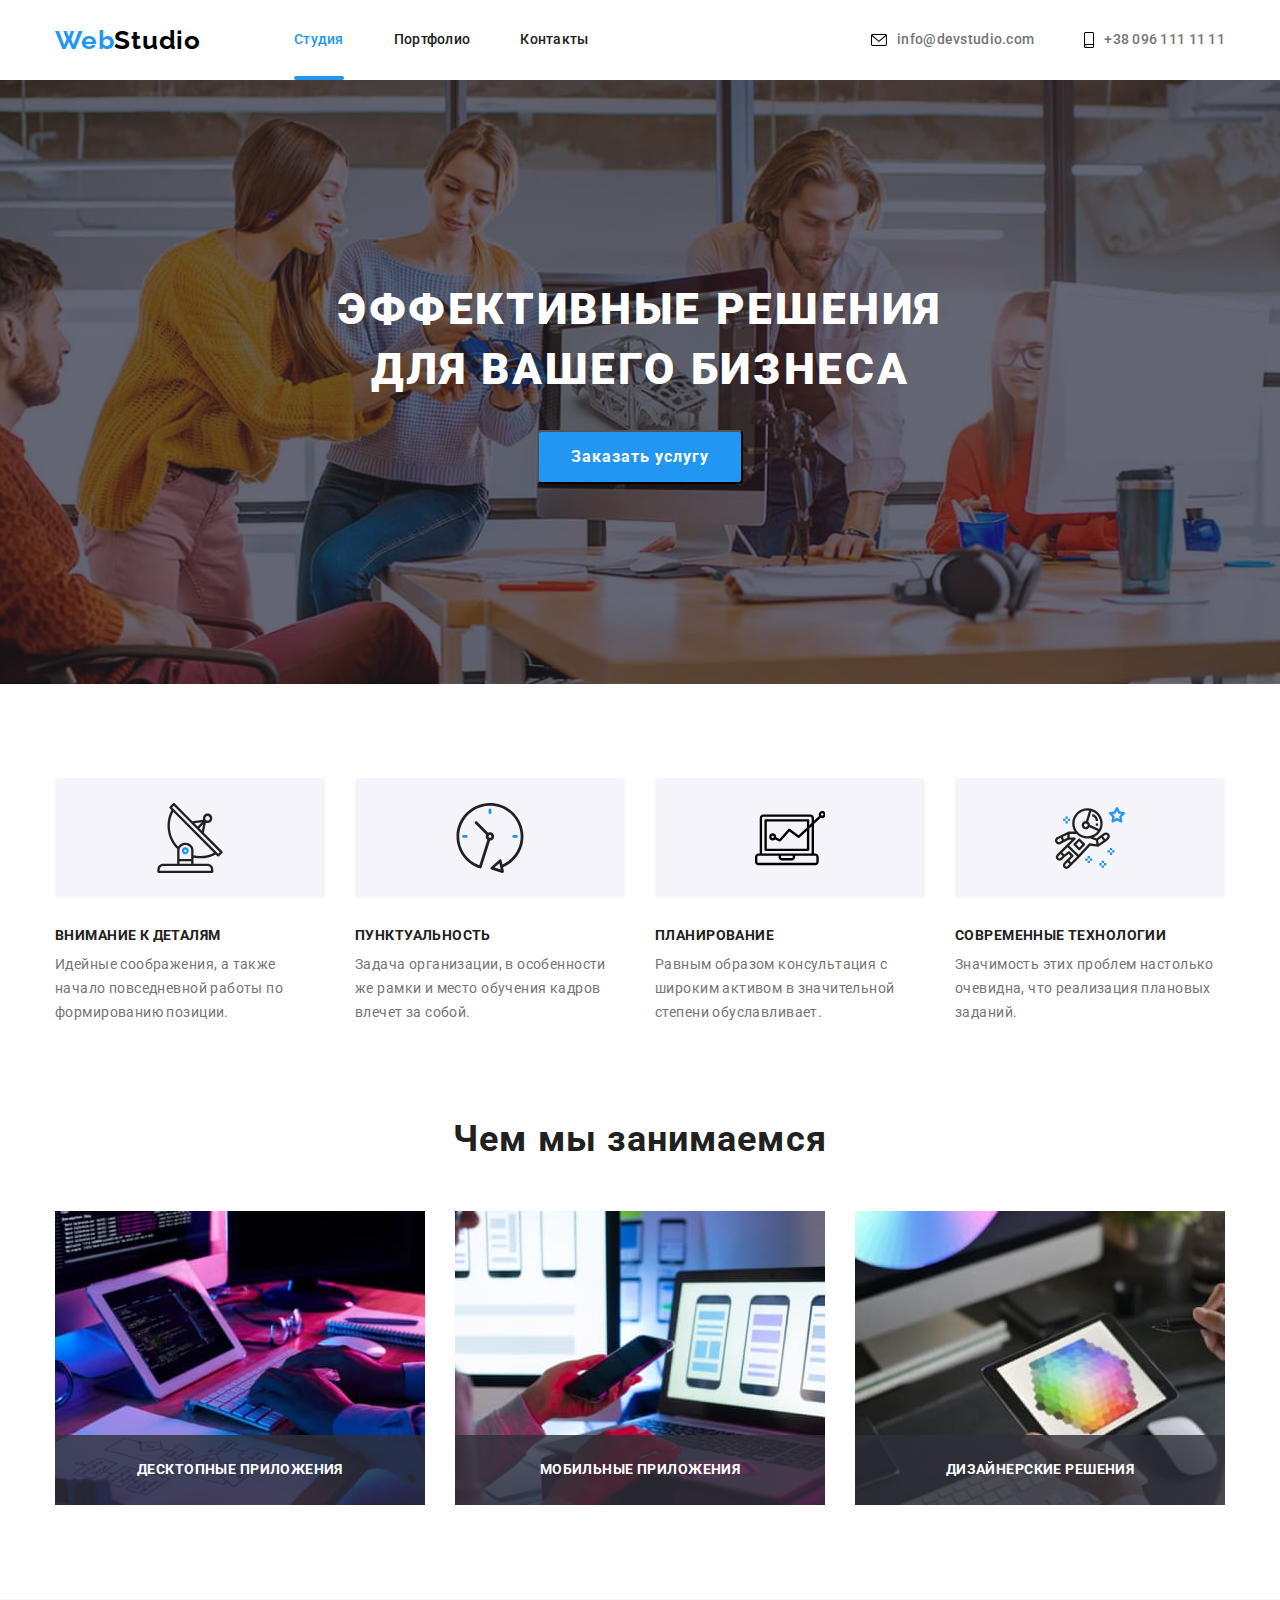
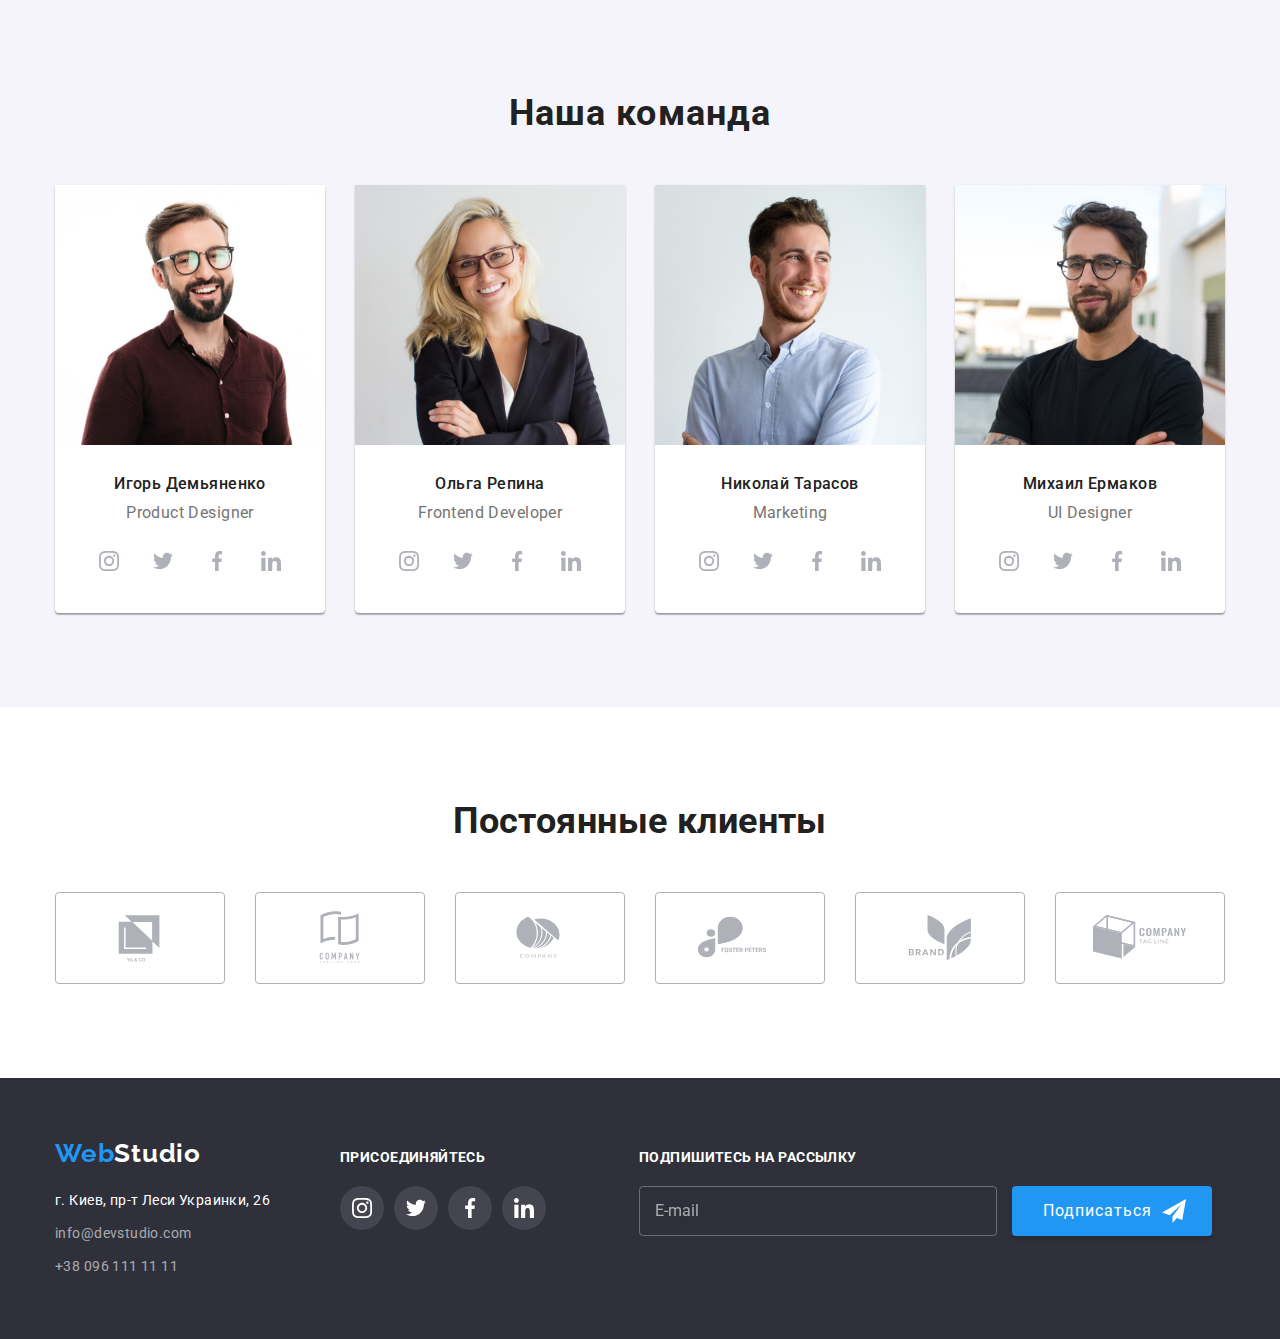
<file: index.html>
<!DOCTYPE html>
<html lang="ru">
    <head>
        <meta charset="UTF-8">
        <meta http-equiv="X-UA-Compatible" content="IE=edge">
        <meta name="viewport" content="width=device-width, initial-scale=1.0">
        <title>WebStudio</title>
        <link href="https://fonts.googleapis.com/css2?family=Raleway:wght@700&family=Roboto:wght@400;500;700;900&display=swap"
            rel="stylesheet">
        <link rel="stylesheet" href="https://cdnjs.cloudflare.com/ajax/libs/modern-normalize/0.2.0/modern-normalize.min.css">
        <link rel="stylesheet" href="./styles.css">
        <link rel="stylesheet" href="./css/main.min.css">
    </head>
    <body>
    <!-- шапка страницы -->
        <header class="header">
            <div class="container">
                <nav class="nav">
                    <a class="logo" lang="en" href="./index.html"> Web<span class="logo--black">Studio</span></a>
                    <ul class="nav__list list">
                        <li class="nav__item">
                            <a class="nav__link nav__link--current" href="./index.html">Студия</a>
                        </li>
                        <li class="nav__item">
                            <a class="nav__link" href="./portfolio.html">Портфолио</a>
                        </li>
                        <li class="nav__item">
                            <a class="nav__link" href="">Контакты</a>
                        </li>
                    </ul>
                </nav>
                <ul class="contacts-list list">
                    <li class="contacts-list__item">
                        <a class="contacts-list__link" href="mailto:info@devstudio.com">
                            <svg class="icon-envelope" width="16px" height="12px">
                                <use href="./images/svg/symbol-defs.svg#icon-envelope"></use>
                            </svg>
                            info@devstudio.com
                        </a>   
                    </li>
                    <li class="contacts-list__item">
                        <a class="contacts-list__link" href="tel:+380961111111">
                            <svg class="icon-phone" width="10px" height="16px">
                                <use href="./images/svg/symbol-defs.svg#icon-smartphone"></use>
                            </svg>
                                +38 096 111 11 11
                        </a>  
                    </li>
                </ul>
            </div>
        </header>

    <!-- тело страницы -->
        <main class="main">
            <!-- секция баннер -->
            <section class="banner section">
                <div class="container">
                    <h1 class="banner__title"><span>Эффективные решения для вашего бизнеса</span></h1>
                    <button class="banner__button" type="button" data-modal-open>Заказать услугу</button>   
                </div>
            </section>
            <!-- секция преимущества -->
            <section class="advantages section">
                <div class="container">
                    <h2 class="visually-hidden">Преимущества</h2>
                        <ul class="advantages__list list">
                            <li class="advantages__item">
                                <div class="advantages__icon">
                                    <svg class="icon-antenna" width="70px" height="70px">
                                        <use href="./images/svg/symbol-defs.svg#icon-antenna"></use>
                                    </svg>
                                </div>
                                <h3 class="advantages__title">Внимание к деталям</h3>
                                <p class="advantages__text">Идейные соображения, а также начало повседневной работы по формированию позиции.</p>
                            </li>
                            <li class="advantages__item">
                                <div class="advantages__icon">
                                    <svg class="icon-clock" width="70px" height="70px">
                                        <use href="./images/svg/symbol-defs.svg#icon-clock"></use>
                                    </svg>
                                </div>
                                <h3 class="advantages__title">Пунктуальность</h3>
                                <p class="advantages__text">Задача организации, в особенности же рамки и место обучения кадров влечет за собой.</p>
                            </li>
                            <li class="advantages__item">
                                <div class="advantages__icon">
                                    <svg class="icon-vector" width="70px" height="70px">
                                        <use href="./images/svg/symbol-defs.svg#icon-vector"></use>
                                    </svg>
                                </div>
                                <h3 class="advantages__title">Планирование</h3>
                                <p class="advantages__text">Равным образом консультация с широким активом в значительной степени обуславливает.</p>
                            </li>
                            <li class="advantages__item">
                                <div class="advantages__icon">
                                    <svg class="icon-astronaut" width="70px" height="70px">
                                        <use href="./images/svg/symbol-defs.svg#icon-astronaut"></use>
                                    </svg>
                                </div>
                                <h3 class="advantages__title">Современные технологии</h3>
                                <p class="advantages__text">Значимость этих проблем настолько очевидна, что реализация плановых заданий.</p>
                            </li>
                        </ul> 
                </div>
            </section>
            <!-- секция чем мы занимаемся -->
            <section class="works section">
                <div class="container">
                    <h2 class="works__title title">Чем мы занимаемся</h2>
                    <ul class="works-list list">
                        <li class="works-list__item">
                            <img src="./images/work1.jpg" alt="Человека набирает html код страницы" width="370">
                            <p class="works-list__description">Десктопные приложения</p>
                        </li>
                        <li class="works-list__item">
                            <img src="./images/work2.jpg" alt="Человек адаптирует вид страницы ноутбука на мобильный телефон" width="370">
                            <p class="works-list__description">Мобильные приложения</p>
                        </li>
                        <li class="works-list__item">
                            <img src="./images/work3.jpg" alt="Человека выбирает градиент цветов на планшете" width="370">
                            <p class="works-list__description">Дизайнерские решения</p>
                        </li>
                    </ul>
                </div>
            </section>
            <!-- секция команда -->
            <section class="team section">
                <div class="container">
                    <h2 class="team__title title">Наша команда</h2>
                    <ul class="team-list list">
                        <li class="team-list__item">
                            <img src="./images/team1.jpg" alt="Игорь Демьяненко" width="270">
                            <div class="team-content">
                                <h3 class="team-list__title title">Игорь Демьяненко</h3>
                                <p class="team-list__text" lang="en">Product Designer</p>
                                <ul class="sociale-list list sociale-list__team">
                                    <li class="sociale-list__item">
                                        <a class="sociale-list__link sociale-list__link--transparent" href="">
                                            <svg class="sociale-list__icon sociale-list__icon--grey">
                                                <use href="./images/svg/symbol-defs.svg#icon-instagram"></use>
                                            </svg>
                                        </a>
                                    </li>
                                    <li class="sociale-list__item">
                                        <a class="sociale-list__link sociale-list__link--transparent" href="">
                                            <svg class="sociale-list__icon sociale-list__icon--grey">
                                                <use href="./images/svg/symbol-defs.svg#icon-twitter"></use>
                                            </svg>
                                        </a>
                                    </li>
                                    <li class="sociale-list__item">
                                        <a class="sociale-list__link sociale-list__link--transparent" href="">
                                            <svg class="sociale-list__icon sociale-list__icon--grey">
                                                <use href="./images/svg/symbol-defs.svg#icon-facebook"></use>
                                            </svg>
                                        </a>
                                    </li>
                                    <li class="sociale-list__item">
                                        <a class="sociale-list__link sociale-list__link--transparent" href="">
                                            <svg class="sociale-list__icon sociale-list__icon--grey">
                                                <use href="./images/svg/symbol-defs.svg#icon-linkedin"></use>
                                            </svg>
                                        </a>
                                    </li>
                                </ul>
                            </div>
                        </li>
                        <li class="team-list__item">
                            <img src="./images/team2.jpg" alt="Ольга Репина" width="270">
                            <div class="team-content">
                                <h3 class="team-list__title title">Ольга Репина</h3>
                                <p class="team-list__text" lang="en">Frontend Developer</p>
                                <ul class="sociale-list list sociale-list__team">
                                    <li class="sociale-list__item">
                                        <a class="sociale-list__link sociale-list__link--transparent" href="">
                                            <svg class="sociale-list__icon sociale-list__icon--grey">
                                                <use href="./images/svg/symbol-defs.svg#icon-instagram"></use>
                                            </svg>
                                        </a>
                                    </li>
                                    <li class="sociale-list__item">
                                        <a class="sociale-list__link sociale-list__link--transparent" href="">
                                            <svg class="sociale-list__icon sociale-list__icon--grey">
                                                <use href="./images/svg/symbol-defs.svg#icon-twitter"></use>
                                            </svg>
                                        </a>
                                    </li>
                                    <li class="sociale-list__item">
                                        <a class="sociale-list__link sociale-list__link--transparent" href="">
                                            <svg class="sociale-list__icon sociale-list__icon--grey">
                                                <use href="./images/svg/symbol-defs.svg#icon-facebook"></use>
                                            </svg>
                                        </a>
                                    </li>
                                    <li class="sociale-list__item">
                                        <a class="sociale-list__link sociale-list__link--transparent" href="">
                                            <svg class="sociale-list__icon sociale-list__icon--grey">
                                                <use href="./images/svg/symbol-defs.svg#icon-linkedin"></use>
                                            </svg>
                                        </a>
                                    </li>
                                </ul>
                            </div>
                        </li>
                        <li class="team-list__item">
                            <img src="./images/team3.jpg" alt="Николай Тарасов" width="270">
                            <div class="team-content">
                                <h3 class="team-list__title title">Николай Тарасов</h3>
                                <p class="team-list__text" lang="en">Marketing</p>
                                <ul class="sociale-list list sociale-list__team">
                                    <li class="sociale-list__item">
                                        <a class="sociale-list__link sociale-list__link--transparent" href="">
                                            <svg class="sociale-list__icon sociale-list__icon--grey">
                                                <use href="./images/svg/symbol-defs.svg#icon-instagram"></use>
                                            </svg>
                                        </a>
                                    </li>
                                    <li class="sociale-list__item">
                                        <a class="sociale-list__link sociale-list__link--transparent" href="">
                                            <svg class="sociale-list__icon sociale-list__icon--grey">
                                                <use href="./images/svg/symbol-defs.svg#icon-twitter"></use>
                                            </svg>
                                        </a>
                                    </li>
                                    <li class="sociale-list__item">
                                        <a class="sociale-list__link sociale-list__link--transparent" href="">
                                            <svg class="sociale-list__icon sociale-list__icon--grey">
                                                <use href="./images/svg/symbol-defs.svg#icon-facebook"></use>
                                            </svg>
                                        </a>
                                    </li>
                                    <li class="sociale-list__item">
                                        <a class="sociale-list__link sociale-list__link--transparent" href="">
                                            <svg class="sociale-list__icon sociale-list__icon--grey">
                                                <use href="./images/svg/symbol-defs.svg#icon-linkedin"></use>
                                            </svg>
                                        </a>
                                    </li>
                                </ul>
                            </div>
                        </li>
                        <li class="team-list__item">
                            <img src="./images/team4.jpg" alt="Михаил Ермаков" width="270">
                            <div class="team-content">
                                <h3 class="team-list__title title">Михаил Ермаков</h3>
                                <p class="team-list__text" lang="en">UI Designer</p>
                                <ul class="sociale-list list sociale-list__team">
                                    <li class="sociale-list__item">
                                        <a class="sociale-list__link sociale-list__link--transparent" href="">
                                            <svg class="sociale-list__icon sociale-list__icon--grey">
                                                <use href="./images/svg/symbol-defs.svg#icon-instagram"></use>
                                            </svg>
                                        </a>
                                    </li>
                                    <li class="sociale-list__item">
                                        <a class="sociale-list__link sociale-list__link--transparent" href="">
                                            <svg class="sociale-list__icon sociale-list__icon--grey">
                                                <use href="./images/svg/symbol-defs.svg#icon-twitter"></use>
                                            </svg>
                                        </a>
                                    </li>
                                    <li class="sociale-list__item">
                                        <a class="sociale-list__link sociale-list__link--transparent" href="">
                                            <svg class="sociale-list__icon sociale-list__icon--grey">
                                                <use href="./images/svg/symbol-defs.svg#icon-facebook"></use>
                                            </svg>
                                        </a>
                                    </li>
                                    <li class="sociale-list__item">
                                        <a class="sociale-list__link sociale-list__link--transparent" href="">
                                            <svg class="sociale-list__icon sociale-list__icon--grey">
                                                <use href="./images/svg/symbol-defs.svg#icon-linkedin"></use>
                                            </svg>
                                        </a>
                                    </li>
                                </ul>
                            </div>
                        </li>
                    </ul>
                </div>
            </section>
            <!-- секция постоянные клиенты -->
            <section class="clients section">
                <div class="container">
                    <h2 class="clients__title title">Постоянные клиенты</h2>
                    <ul class="clients-list list">
                        <li class="clients-list__item">
                            <a class="clients-list__link" href="">
                                <svg class="icon-logo">
                                    <use href="./images/svg/symbol-defs.svg#icon-logo1"></use>
                                </svg>
                            </a>
                        </li>
                        <li class="clients-list__item">
                            <a class="clients-list__link" href="">
                               <svg class="icon-logo">
                                   <use href="./images/svg/symbol-defs.svg#icon-logo2"></use>
                               </svg>
                            </a>
                        </li>
                        <li class="clients-list__item">
                            <a class="clients-list__link" href="">
                               <svg class="icon-logo">
                                   <use href="./images/svg/symbol-defs.svg#icon-logo3"></use>
                               </svg>
                            </a>
                        </li>
                        <li class="clients-list__item"> 
                            <a class="clients-list__link" href="">
                                <svg class="icon-logo">
                                    <use href="./images/svg/symbol-defs.svg#icon-logo4"></use>
                                </svg>
                            </a>
                        </li>
                        <li class="clients-list__item">
                            <a class="clients-list__link" href="">
                                <svg class="icon-logo">
                                    <use href="./images/svg/symbol-defs.svg#icon-logo5"></use>
                                </svg>
                            </a> 
                        </li>
                        <li class="clients-list__item"> 
                            <a class="clients-list__link" href="">
                                <svg class="icon-logo">
                                    <use href="./images/svg/symbol-defs.svg#icon-logo6"></use>
                                </svg>
                            </a>
                        </li>
                    </ul>
                </div>
            </section>
        </main>
    <!-- футер -->
        <footer class="footer">
            <div class="container">
                <div>
                    <a class="footer__logo logo" lang="en" href="./index.html">Web<span class="logo--white">Studio</span></a>
                    <address>
                        <ul class="footer-contacts list">
                            <li class="footer-contacts__item">
                                <a class="footer-contacts__adress" href="https://goo.gl/maps/Vb78Npx7TWDgtV2aA" target="_blank" rel="noreferrer noopener">г. Киев, пр-т Леси Украинки, 26</a>
                            </li>
                            <li class="footer-contacts__item">
                                <a class="footer-contacts__mail" href="mailto:info@devstudio.com">info@devstudio.com</a>
                            </li>
                            <li class="footer-contacts__item">
                                <a class="footer-contacts__tel" href="tel:+380961111111">+38 096 111 11 11</a>
                            </li>
                        </ul>
                    </address>
                </div>
                <div class="footer-sociale">
                    <h2 class="footer-sociale__title title">Присоединяйтесь</h2>
                    <ul class="sociale-list list">
                        <li class="sociale-list__item">
                            <a class="sociale-list__link sociale-list__link--dark" href="">
                                <svg class="sociale-list__icon sociale-list__icon-white">
                                    <use href="./images/svg/symbol-defs.svg#icon-instagram"></use>
                                </svg>
                            </a>
                        </li>
                        <li class="sociale-list__item">
                            <a class="sociale-list__link sociale-list__link--dark" href="">
                                <svg class="sociale-list__icon sociale-list__icon-white">
                                    <use href="./images/svg/symbol-defs.svg#icon-twitter"></use>
                                </svg>
                            </a>
                        </li>
                        <li class="sociale-list__item">
                            <a class="sociale-list__link sociale-list__link--dark" href="">
                                <svg class="sociale-list__icon sociale-list__icon-white">
                                    <use href="./images/svg/symbol-defs.svg#icon-facebook"></use>
                                </svg>
                            </a>
                        </li>
                        <li class="sociale-list__item">
                            <a class="sociale-list__link sociale-list__link--dark" href="">
                                <svg class="sociale-list__icon sociale-list__icon-white">
                                    <use href="./images/svg/symbol-defs.svg#icon-linkedin"></use>
                                </svg>
                            </a>
                        </li>
                    </ul>
                </div>
                <div class="subscription">
                    <h2 class="subscription__title title">Подпишитесь на рассылку</h2>
                    <form name="subscription__form">
                        <label for="email">
                            <input class="footer__input" type="email" name="email" id="email" placeholder="E-mail"/>
                        </label>                                        
                        <button class="footer__button" type="submit">Подписаться
                            <svg class="icon-submit" width="24px" height="24px">
                                <use href="./images/svg/symbol-defs.svg#icon-send"></use>
                            </svg>
                        </button>
                    </form>
                </div>
            </div>
        </footer>
        <div class="backdrop is-hidden" data-modal>
            <div class="modal">
                <button class="modal__button--close" data-modal-close>
                    <svg class="icon-close" width="18px" height="18px">
                        <use href="./images/svg/symbol-defs.svg#icon-close"></use>
                    </svg>
                </button>
                <form class="modal-form" action="#">
                    <div class="modal-form__wrapper">
                        <p class="modal-form__head">Оставьте свои данные, мы вам перезвоним</p>
                        <label class="modal-form__type" for="user-name"> Имя
                            <span class="modal-form__box">
                                <input class="modal-form__input" type="text" name="user-name" id="user-name" minlength="2" pattern="[a-zA-Zа-яёА-ЯЁ]+" title="Имя должно содержать символы латиницы или кирилицы" required>
                                <svg class="modal-form__icon" width="18px" height="18px">
                                    <use href="./images/svg/symbol-defs.svg#icon-user"></use>
                                </svg>
                            </span>
                        </label>
                        <label class="modal-form__type" for="phone-number"> Телефон
                            <span class="modal-form__box">
                                <input class="modal-form__input" type="tel" name="phone-number" id="phone-number" pattern="[0-9]{3}-[0-9]{3}-[0-9]{2}-[0-9]{2}" title="000-000-00-00" required>
                                <svg class="modal-form__icon" width="18px" height="18px">
                                    <use href="./images/svg/symbol-defs.svg#icon-phone"></use>
                                </svg>
                            </span>
                        </label>
                        <label class="modal-form__type" for="mail"> Почта
                            <span class="modal-form__box">
                                <input class="modal-form__input" type="email" name="email" id="mail" required>
                                <svg class="modal-form__icon" width="18px" height="18px">
                                    <use href="./images/svg/symbol-defs.svg#icon-email"></use>
                                </svg>
                            </span>
                        </label>
                        <label class="modal-form__type" for="feedback"> Комментарий
                            <span class="modal-form__box">
                                <textarea class="modal-form__feedback" name="text" id="feedback" placeholder="Введите текст"></textarea>
                            </span>
                        </label>
                        <label class="checkbox-label" for="modal-checkbox">
                            <input class="modal-form__checkbox visually-hidden" type="checkbox" id="modal-checkbox"/>
                            <span class="checkbox-box"></span>
                            <span class="modal-form__text">
                                <span class="modal-form__link">Соглашаюсь с рассылкой и принимаю
                                    <a class="modal-form__contract-link" href="#">Условия договора</a>
                                </span>
                            </span>
                        </label>
                        <button class="modal__button--submit" type="submit">Отправить</button>
                    </div>
                </form>
            </div>
        </div>
        <script src="./js/modal.js"></script>
    </body>
</html>
</file>
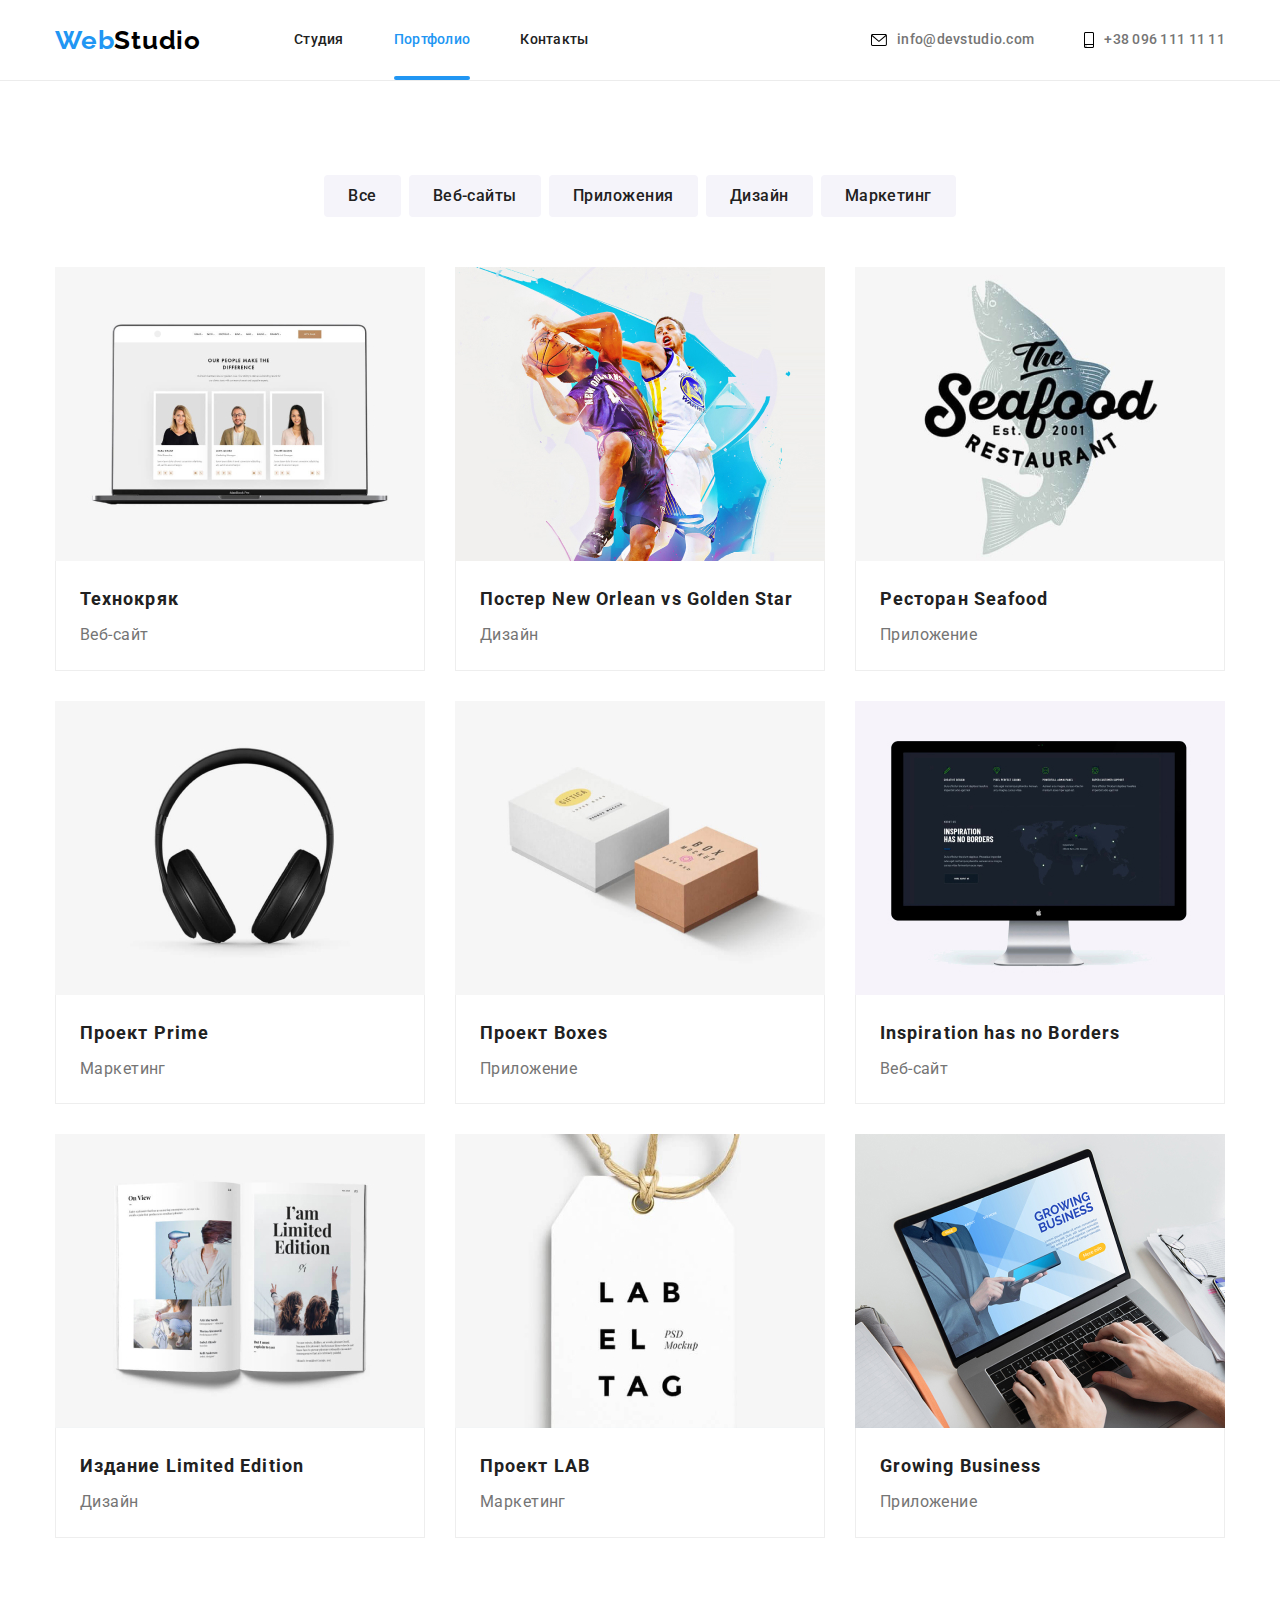
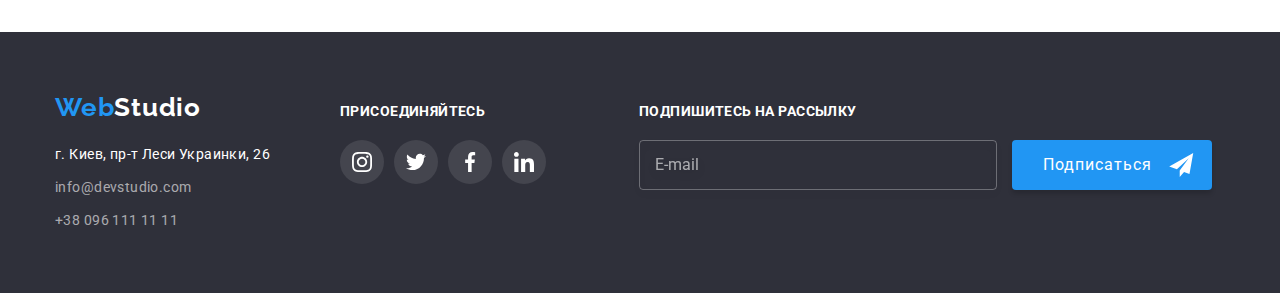
<file: portfolio.html>
<!DOCTYPE html>
    <html lang="ru">
        <head>
            <meta charset="UTF-8">
            <meta http-equiv="X-UA-Compatible" content="IE=edge">
            <meta name="viewport" content="width=device-width, initial-scale=1.0">
            <title>WebStudio</title>
            <link href="https://fonts.googleapis.com/css2?family=Raleway:wght@700&family=Roboto:wght@400;500;700;900&display=swap"
                rel="stylesheet">
            <link rel="stylesheet" href="https://cdnjs.cloudflare.com/ajax/libs/modern-normalize/0.2.0/modern-normalize.min.css">
            <link rel="stylesheet" href="./styles.css">
            <link rel="stylesheet" href="./css/main.min.css">
        </head>
        <body>
            <!-- шапка страницы -->
            <header class="header portfolio">
                <div class="container">
                    <nav class="nav">
                        <a class="logo" lang="en" href="./index.html"> Web<span class="logo--black">Studio</span></a>
                        <ul class="nav__list list">
                            <li class="nav__item">
                                <a class="nav__link" href="./index.html">Студия</a>
                            </li>
                            <li class="nav__item">
                                <a class="nav__link nav__link--current" href="./portfolio.html">Портфолио</a>
                            </li>
                            <li class="nav__item">
                                <a class="nav__link" href="">Контакты</a>
                            </li>
                        </ul>
                    </nav>
                    <ul class="contacts-list list">
                        <li class="contacts-list__item mail">
                            <a class="contacts-list__link" href="mailto:info@devstudio.com">
                                <svg class="icon-envelope" width="16px" height="12px">
                                    <use href="./images/svg/symbol-defs.svg#icon-envelope"></use>
                                </svg>
                                info@devstudio.com
                            </a>
                        </li>
                        <li class="contacts-list__item header-phone tel">
                            <a class="contacts-list__link" href="tel:+380961111111">
                                <svg class="icon-phone" width="10px" height="16px">
                                    <use href="./images/svg/symbol-defs.svg#icon-smartphone"></use>
                                </svg>
                                +38 096 111 11 11
                            </a>
                        </li>
                    </ul>
                </div>
            </header>
            <!-- тело страницы -->
            <main>
                <!-- секция чем мы занимаемся -->
                <section class="section-portfolio section">
                    <div class="container">
                        <h1 class="visually-hidden">Чем мы занимаемся</h1>
                        <ul class="filter-list list">
                            <li class="filter-list__item">
                                <button class="filter-list__button" type="button">Все</button>
                            </li>
                            <li class="filter-list__item">
                                <button class="filter-list__button" type="button">Веб-сайты</button>
                            </li>
                            <li class="filter-list__item">
                                <button class="filter-list__button" type="button">Приложения</button>
                            </li>
                            <li class="filter-list__item">
                                <button class="filter-list__button" type="button">Дизайн</button>
                            </li>
                            <li class="filter-list__item">
                                <button class="filter-list__button" type="button">Маркетинг</button>
                        </ul>
                        <ul class="type-list list">
                            <li class="type-list__item">
                                <a class="type-list__link" href="">
                                    <div class="type-list__card">
                                        <img class="portfolio-img" src="./images/portfolio/img1.jpg" alt="Ноутбук">
                                        <p class="type-list__description">Технокряк это современная площадка распространения коронавируса. Компании используют эту платформу для цифрового шпионажа и атак на защищённые сервера конкурентов.</p>
                                    </div>
                                    <div class="type-list__cover">
                                        <h2 class="type-list__title">Технокряк</h2>
                                        <p class=type-list__text>Веб-сайт</p>
                                    </div>
                                </a>
                            </li>
                            <li class="type-list__item">
                                <a class="type-list__link" href="">
                                    <div class="type-list__card">
                                        <img class="portfolio-img" src="./images/portfolio/img2.jpg" alt="Два человека с баскетбольным мячом">
                                        <p class="type-list__description">Lorem ipsum dolor sit amet consectetur adipisicing elit. Labore, blanditiis!</p>
                                    </div>
                                    <div class="type-list__cover">
                                        <h2 class="type-list__title">Постер <span lang="en">New Orlean vs Golden Star</span></h2>
                                        <p class=type-list__text>Дизайн</p>
                                    </div>
                                </a>
                            </li>
                            <li class="type-list__item">
                                <a class="type-list__link" href="">
                                    <div class="type-list__card">
                                        <img class="portfolio-img" src="./images/portfolio/img3.jpg" alt="Реклама рыбного ресторана">
                                        <p class="type-list__description">Lorem ipsum dolor sit amet consectetur adipisicing elit. Totam, alias?</p>
                                    </div>
                                    <div class="type-list__cover">
                                        <h2 class="type-list__title">Ресторан <span lang="en">Seafood</span></h2>
                                        <p class=type-list__text>Приложение</p>
                                    </div>
                                </a>
                            </li>
                            <li class="type-list__item">
                                <a class="type-list__link" href="">
                                    <div class="type-list__card">
                                        <img class="portfolio-img" src="./images/portfolio/img4.jpg" alt="Музыкальные наушники">
                                        <p class="type-list__description">Lorem ipsum dolor sit amet consectetur adipisicing elit. Eligendi, necessitatibus?</p>
                                    </div>
                                    <div class="type-list__cover">
                                        <h2 class="type-list__title">Проект <span lang="en">Prime</span></h2>
                                        <p class=type-list__text>Маркетинг</p>
                                    </div>
                                </a>
                            </li>
                            <li class="type-list__item">
                                <a class="type-list__link" href="">
                                    <div class="type-list__card">
                                        <img class="portfolio-img" src="./images/portfolio/img5.jpg" alt="Два картонные коробки">
                                        <p class="type-list__description">Lorem ipsum dolor sit amet consectetur adipisicing elit. Iure, repellendus? </p>
                                    </div>
                                    <div class="type-list__cover">
                                        <h2 class="type-list__title">Проект <span lang="en">Boxes</span></h2>
                                        <p class=type-list__text>Приложение</p>
                                    </div>
                                </a>
                            </li>
                            <li class="type-list__item">
                                <a class="type-list__link" href="">
                                    <div class="type-list__card">
                                        <img class="portfolio-img" src="./images/portfolio/img6.jpg" alt="Моноблок">
                                        <p class="type-list__description">Lorem ipsum, dolor sit amet consectetur adipisicing elit. Deleniti, pariatur?</p>
                                    </div>
                                    <div class="type-list__cover">
                                        <h2 class="type-list__title" lang="en">Inspiration has no Borders</h2>
                                        <p class=type-list__text>Веб-сайт</p>
                                    </div>
                                </a>
                            </li>
                            <li class="type-list__item">
                                <a class="type-list__link" href="">
                                    <div class="type-list__card">
                                        <img class="portfolio-img" src="./images/portfolio/img7.jpg" alt="Развернутая книга">
                                        <p class="type-list__description">Lorem ipsum dolor sit amet consectetur adipisicing elit. Odio, molestiae.</p>
                                    </div>
                                    <div class="type-list__cover">
                                        <h2 class="type-list__title">Издание <span lang="en">Limited Edition</span></h2>
                                        <p class=type-list__text>Дизайн</p>
                                    </div>
                                </a>
                            </li>
                            <li class="type-list__item">
                                <a class="type-list__link" href="">
                                    <div class="type-list__card">
                                        <img class="portfolio-img" src="./images/portfolio/img8.jpg" alt="Бирка от одежды">
                                        <p class="type-list__description">Lorem ipsum dolor sit amet consectetur adipisicing elit. Rem, neque?</p>
                                    </div>
                                    <div class="type-list__cover">
                                        <h2 class="type-list__title">Проект <span lang="en">LAB</span></h2>
                                        <p class=type-list__text>Маркетинг</p>
                                    </div>
                                </a>
                            </li>
                            <li class="type-list__item">
                                <a class="type-list__link" href="">
                                    <div class="type-list__card">
                                        <img class="portfolio-img" src="./images/portfolio/img9.jpg" alt="Человек печатает на ноутбуке">
                                        <p class="type-list__description">lorem10</p>
                                    </div>
                                    <div class="type-list__cover">
                                        <h2 class="type-list__title" lang="en">Growing Business</h2>
                                        <p class=type-list__text>Приложение</p>
                                    </div>
                                </a>
                            </li>
                        </ul>
                    </div>
                </section>
            </main>
            <!-- футер -->
            <footer class="footer">
                <div class="container">
                    <div>
                        <a class="footer__logo logo" lang="en" href="./index.html">Web<span class="logo--white">Studio</span></a>
                        <address>
                            <ul class="footer-contacts list">
                                <li class="footer-contacts__item">
                                    <a class="footer-contacts__adress" href="https://goo.gl/maps/Vb78Npx7TWDgtV2aA" target="_blank"
                                        rel="noreferrer noopener">г. Киев, пр-т Леси Украинки, 26</a>
                                </li>
                                <li class="footer-contacts__item">
                                    <a class="footer-contacts__mail" href="mailto:info@devstudio.com">info@devstudio.com</a>
                                </li>
                                <li class="footer-contacts__item">
                                    <a class="footer-contacts__tel" href="tel:+380961111111">+38 096 111 11 11</a>
                                </li>
                            </ul>
                        </address>
                    </div>
                    <div class="footer-sociale">
                        <h2 class="footer-sociale__title title">Присоединяйтесь</h2>
                        <ul class="sociale-list list">
                            <li class="sociale-list__item">
                                <a class="sociale-list__link sociale-list__link--dark" href="">
                                    <svg class="sociale-list__icon sociale-list__icon-white">
                                        <use href="./images/svg/symbol-defs.svg#icon-instagram"></use>
                                    </svg>
                                </a>
                            </li>
                            <li class="sociale-list__item">
                                <a class="sociale-list__link sociale-list__link--dark" href="">
                                    <svg class="sociale-list__icon sociale-list__icon-white">
                                        <use href="./images/svg/symbol-defs.svg#icon-twitter"></use>
                                    </svg>
                                </a>
                            </li>
                            <li class="sociale-list__item">
                                <a class="sociale-list__link sociale-list__link--dark" href="">
                                    <svg class="sociale-list__icon sociale-list__icon-white">
                                        <use href="./images/svg/symbol-defs.svg#icon-facebook"></use>
                                    </svg>
                                </a>
                            </li>
                            <li class="sociale-list__item">
                                <a class="sociale-list__link sociale-list__link--dark" href="">
                                    <svg class="sociale-list__icon sociale-list__icon-white">
                                        <use href="./images/svg/symbol-defs.svg#icon-linkedin"></use>
                                    </svg>
                                </a>
                            </li>
                        </ul>
                    </div>
                    <div class="subscription">
                        <h2 class="subscription__title title">Подпишитесь на рассылку</h2>
                        <form name="subscription__form">
                            <label for="email">
                                <input class="footer__input" type="email" name="email" placeholder="E-mail" />
                            </label>
                            <button class="footer__button" type="submit">Подписаться
                                <svg class="icon-submit width=" 24px" height="24px">
                                    <use href="./images/svg/symbol-defs.svg#icon-send"></use>
                                </svg>
                            </button>
                        </form>
                    </div>
                </div>
            </footer>
        </body>
    </html>
</file>
<file: styles.css>
/* Переменные */

/* шапка страницы *****************************************/

/* Список социальных сетей********************* */

/* лого ***************************************************/

/* навигация  и контакты INDEX  и PORTFOLIO**************************************/

/* тело страницы ***************************************/
/* банер **************************/

/* Модальное окно*************************** */

/* секция преимущества **********************************/

/* чем мы занимаемся************************************ */

/* секция команда**************************************** */

/* секция постоянные клиенты***********************************/

/* подвал страниц INDEX  и PORTFOLIO *******************************************/

/* POTFOLIO********************************************************************* */
</file>
<file: css/main.min.css>
:root{--title-text-color: #212121;--primary-text-color: #757575;--accent-color: #2196f3}.visually-hidden{position:absolute !important;clip:rect(1px 1px 1px 1px);clip:rect(1px, 1px, 1px, 1px);padding:0 !important;border:0 !important;height:1px !important;width:1px !important;overflow:hidden}html{box-sizing:border-box}*,*::before,*::after{box-sizing:border-box}body{font-family:Roboto, sans-serif;font-size:14px;line-height:1.71;letter-spacing:0.03em;color:var(--primary-text-color)}h1,h2,h3,h4,h5,h6,p,ul,ol{margin:0;padding:0}img{display:block}.title{color:var(--title-text-color);font-weight:bold;font-size:36px;line-height:1.16}.list{list-style:none;margin:0;padding:0}.section{padding-top:94px;padding-bottom:94px}.container{width:1200px;padding-right:15px;padding-left:15px;margin:0px auto}.banner__button{font-family:inherit;font-weight:bold;font-size:16px;line-height:1.87;letter-spacing:0.06em;color:#ffffff;background:var(--accent-color);padding:10px 32px;border-radius:4px;display:block;margin-right:auto;margin-left:auto}.sociale-list{display:flex}.sociale-list__item:not(:first-child){margin-left:10px}.sociale-list__icon{width:20px;height:20px;fill:#ffffff}.sociale-list__icon--grey{fill:#afb1b8;transition-property:fill}.sociale-list__link{display:flex;justify-content:center;align-items:center;width:44px;height:44px;border-radius:50%;background:rgba(255,255,255,0.1)}.sociale-list__link--transparent{transition-property:background-color;transition-duration:250ms;transition-timing-function:cubic-bezier(0.4, 0, 0.2, 1)}.sociale-list__link--transparent:hover,.sociale-list__link--transparent:focus{background-color:var(--accent-color)}.sociale-list__link--transparent:hover .sociale-list__icon--grey,.sociale-list__link--transparent:focus .sociale-list__icon--grey{fill:#ffffff}.sociale-list__link--dark{transition-property:background;transition-duration:250ms;transition-timing-function:cubic-bezier(0.4, 0, 0.2, 1)}.sociale-list__link--dark:hover,.sociale-list__link--dark:focus{background:var(--accent-color)}.logo,.logo--white,.logo--black{font-family:Raleway, sans-serif;font-weight:bold;font-size:26px;line-height:1.19;letter-spacing:0.03em;text-decoration:none;margin-left:0px}.logo{color:var(--accent-color)}.logo--white{color:#ffffff}.logo--black{color:#000000}.backdrop{position:fixed;left:0px;top:0px;width:100%;height:100%;background:rgba(0,0,0,0.2);transition-property:opacity, visibility;transition-duration:250ms;transition-timing-function:cubic-bezier(0.4, 0, 0.2, 1)}.backdrop.is-hidden{opacity:0;pointer-events:none;visibility:hidden}.modal{position:absolute;top:50%;left:50%;transform:translate(-50%, -50%);min-width:528px;min-height:581px;background-color:#ffffff;box-shadow:0px 1px 3px rgba(0,0,0,0.12),0px 1px 1px rgba(0,0,0,0.14),0px 2px 1px rgba(0,0,0,0.2);border-radius:4px;padding:40px}.modal__button--close{position:absolute;top:8px;right:8px;display:flex;justify-content:center;align-items:center;width:30px;height:30px;border-radius:50%;border:1px solid rgba(0,0,0,0.1);background-color:transparent;cursor:pointer;transition-property:fill;transition-duration:250ms;transition-timing-function:cubic-bezier(0.4, 0, 0.2, 1)}.modal__button--close:hover,.modal__button--close:focus{fill:var(--accent-color)}.modal-form__wrapper{display:block}.modal-form__head{font-size:20px;font-weight:bold;line-height:1.15;color:#212121;margin-bottom:12px}.modal-form__type{display:block;font-size:12px;line-height:1.16;letter-spacing:0.01em;color:#757575}.modal-form__box{position:relative;display:block;margin-bottom:10px}.modal-form__input{position:relative;display:block;height:40px;width:100%;border:1px solid rgba(33,33,33,0.2);border-radius:4px;padding-left:42px;margin-top:4px;outline:none}.modal-form__input:focus{border-color:var(--accent-color)}.modal-form__link{margin-left:7px}.modal-form__icon{position:absolute;top:50%;left:12px;transform:translateY(-50%);transition-property:fill;transition-duration:250ms;transition-timing-function:cubic-bezier(0.4, 0, 0.2, 1)}.modal-form__contract-link{font-size:14px;line-height:1.71;text-decoration-line:underline;color:var(--accent-color)}.modal-form__feedback{width:100%;height:120px;padding:12px 16px;border:1px solid rgba(33,33,33,0.2);border-radius:4px;outline:none;resize:none;margin-top:4px;transition-property:border-color;transition-duration:250ms;transition-timing-function:cubic-bezier(0.4, 0, 0.2, 1)}.modal-form__feedback::placeholder{font-size:12px;line-height:1.16;letter-spacing:0.01em;color:rgba(117,117,117,0.5)}.modal-form__feedback:focus{border-color:var(--accent-color)}.modal-form__checkbox:checked+.checkbox-box{background-color:var(--accent-color);background-image:url(../images/svg/iconcheck.svg);background-repeat:no-repeat;background-position:center;background-origin:border-box;border-color:transparent}.modal-form__checkbox:checked+.checkbox-box:focus+.checkbox-box{border-color:var(--accent-color)}.checkbox-label{display:flex;align-items:center;margin-bottom:30px;padding-left:14px;font-size:12px;line-height:1.16;letter-spacing:0.01em;color:#757575}.checkbox-box{width:15px;height:15px;border:2px solid #212121;border-radius:2px}.modal__button--submit{display:block;padding:10px 55px;width:200px;height:50px;font-size:16px;line-height:1.87;letter-spacing:0.06em;color:#ffffff;background:#188ce8;box-shadow:0px 4px 4px rgba(0,0,0,0.15);border-radius:4px;outline:none;cursor:pointer;border:transparent;margin:0 auto}.header .container{background-color:#ffffff;display:flex;align-items:center}.nav{display:flex;align-items:center}.nav__list{display:flex;margin-left:93px;justify-content:space-between}.nav__link{display:block;font-weight:500;font-size:14px;line-height:1.14;letter-spacing:0.02em;color:#212121;text-decoration:none;transition-property:color;transition-duration:250ms;transition-timing-function:cubic-bezier(0.4, 0, 0.2, 1);padding-top:32px;padding-bottom:32px}.nav__link:hover,.nav__link:focus{color:var(--accent-color)}.nav__link--current{position:relative;color:var(--accent-color)}.nav__link--current::after{content:"";display:block;position:absolute;width:100%;height:4px;background:var(--accent-color);border-radius:2px;bottom:0}.nav__item:not(:first-child){margin-left:50px}.contacts-list{display:flex;font-weight:500;font-size:14px;line-height:1.14;letter-spacing:0.02em;margin-left:auto}.contacts-list__item:not(:first-child){margin-left:50px}.contacts-list__link{display:flex;align-items:center;color:#757575;text-decoration:none;transition-property:color;transition-duration:250ms;transition-timing-function:cubic-bezier(0.4, 0, 0.2, 1)}.contacts-list__link:hover,.contacts-list__link:focus{color:var(--accent-color)}.contacts-list__link:hover .icon-envelope,.contacts-list__link:hover .icon-envelope,.contacts-list__link:hover .icon-phone,.contacts-list__link:hover .icon-phone,.contacts-list__link:focus .icon-envelope,.contacts-list__link:focus .icon-envelope,.contacts-list__link:focus .icon-phone,.contacts-list__link:focus .icon-phone{fill:var(--accent-color)}.icon-envelope,.icon-phone{margin-right:10px;transition-property:fill;transition-duration:250ms;transition-timing-function:cubic-bezier(0.4, 0, 0.2, 1)}.icon-envelope:hover,.icon-envelope:focus{fill:var(--accent-color)}.icon-phone:hover,.icon-phone:focus{fill:var(--accent-color)}.banner{max-width:1600px;background-color:#2f303a;background-image:linear-gradient(rgba(47,48,58,0.4), rgba(47,48,58,0.4)),url(../images/hero.jpg);background-repeat:no-repeat;background-position:center;background-size:cover;padding:200px 0px;margin-left:auto;margin-right:auto}.banner__title{font-weight:900;font-size:44px;line-height:1.36;text-align:center;letter-spacing:0.06em;text-transform:uppercase;color:#ffffff;margin-bottom:30px;margin-left:auto;margin-right:auto;width:696px}.advantages__title{font-weight:bold;font-size:14px;line-height:1.14;letter-spacing:0.03em;text-transform:uppercase;margin-bottom:10px;color:var(--title-text-color)}.advantages__list{display:flex}.advantages__item{width:270px}.advantages__item:not(:first-child){margin-left:30px}.advantages__icon{display:flex;height:120px;justify-content:center;align-items:center;background:#f5f4fa;border-radius:4px;margin-bottom:30px}.works{padding-top:0px}.works__title{text-align:center;margin-bottom:50px;font-weight:bold;font-size:36px;line-height:1.16;letter-spacing:0.03em}.works-list{display:flex;justify-content:space-between}.works-list__item{position:relative}.works-list__description{position:absolute;width:100%;bottom:0px;font-weight:bold;font-size:14px;line-height:1.14;text-align:center;text-transform:uppercase;color:#ffffff;background:rgba(47,48,58,0.8);padding-top:27px;padding-bottom:27px}.team{background:#f5f4fa}.team__title{text-align:center;margin-bottom:50px;font-weight:bold;font-size:36px;line-height:1.16;letter-spacing:0.03em;color:var(--title-text-color)}.team-list{display:flex;justify-content:space-between}.team-list__item{text-align:center;background:#ffffff;box-shadow:0px 1px 3px rgba(0,0,0,0.12),0px 1px 1px rgba(0,0,0,0.14),0px 2px 1px rgba(0,0,0,0.2);border-radius:0px 0px 4px 4px}.team-list__title{font-weight:500;font-size:16px;line-height:1.18;margin-bottom:10px}.team-list__text{font-size:16px;line-height:1.18;margin-bottom:16px}.team-content{padding:30px 0px}.sociale-list__team{justify-content:center}.clients{background:#ffffff}.clients__title{text-align:center;margin-bottom:50px}.clients-list{display:flex;flex-wrap:wrap;margin-top:-30px;margin-left:-30px}.clients-list__item{flex-basis:calc((100% - 6 * 30px) / 6);margin-top:30px;margin-left:30px}.clients-list__link{display:flex;justify-content:center;align-items:center;width:170px;height:92px;border:1px solid #afb1b8;border-radius:4px;transition-property:border-color;transition-duration:250ms;transition-timing-function:cubic-bezier(0.4, 0, 0.2, 1)}.clients-list__link:hover,.clients-list__link:focus{border-color:var(--accent-color)}.clients-list__link:hover .icon-logo,.clients-list__link:focus .icon-logo{fill:var(--accent-color)}.icon-logo{width:106px;height:60px;fill:#afb1b8;transition-property:fill}.footer{left:0px;background:#2f303a;padding:60px 0px}.footer .container{display:flex;align-items:baseline}.footer__logo{display:inline-block;margin-bottom:20px}.footer__input{width:358px;height:50px;background-color:transparent;padding:15px;border:1px solid rgba(255,255,255,0.3);box-sizing:border-box;filter:drop-shadow(0px 4px 4px rgba(0,0,0,0.15));border-radius:4px;outline:none;color:#ffffff}.footer__input:focus{border-color:var(--accent-color);transition-property:border-color;transition-duration:250ms;transition-timing-function:cubic-bezier(0.4, 0, 0.2, 1)}.footer__input::placeholder{font-size:16px;line-height:1.25;color:rgba(255,255,255,0.6)}.footer__button{display:inline-flex;align-items:center;text-align:center;width:200px;height:50px;font-size:16px;line-height:1.87;letter-spacing:0.06em;padding:10px;padding-left:29px;margin-left:12px;background:var(--accent-color);color:#ffffff;box-shadow:0px 4px 4px rgba(0,0,0,0.15);border-radius:4px;border-color:transparent;cursor:pointer;outline:none}.footer-contacts__item:not(:last-child){margin-bottom:9px}.footer-contacts__adress{color:#ffffff}.footer-contacts__mail,.footer-contacts__tel{color:rgba(255,255,255,0.6)}.footer-contacts__adress,.footer-contacts__mail,.footer-contacts__tel{text-decoration:none;font-style:normal;transition-property:color;transition-duration:250ms;transition-timing-function:cubic-bezier(0.4, 0, 0.2, 1)}.footer-contacts__adress:hover,.footer-contacts__adress:focus,.footer-contacts__mail:hover,.footer-contacts__mail:focus,.footer-contacts__tel:hover,.footer-contacts__tel:focus{color:var(--accent-color)}.footer-sociale{margin-left:70px}.footer-sociale__title{font-size:14px;line-height:1.14;text-transform:uppercase;color:#ffffff;margin-bottom:20px}.subscription{margin-left:93px}.subscription__title{font-size:14px;line-height:1.14;text-transform:uppercase;color:#ffffff;margin-bottom:20px}.icon-submit{margin-left:10px}.portfolio{border-bottom:1px solid #ececec}.portfolio-img{display:block;width:100%}.filter-list{display:flex;justify-content:center;margin-bottom:50px}.filter-list__item:not(:first-child){margin-left:8px}.filter-list__button{font-family:inherit;font-style:normal;font-weight:500;font-size:16px;line-height:1.62;text-align:center;letter-spacing:0.03em;color:#212121;background:#f5f4fa;cursor:pointer;border-radius:4px;border-color:transparent;outline:none;padding:6px 22px;transition-property:background, color, box-shadow;transition-duration:250ms;transition-timing-function:cubic-bezier(0.4, 0, 0.2, 1)}.filter-list__button:hover,.filter-list__button:focus{background:var(--accent-color);color:#ffffff;box-shadow:0px 3px 1px rgba(0,0,0,0.1),0px 1px 2px rgba(0,0,0,0.08),0px 2px 2px rgba(0,0,0,0.12)}.type-list{display:flex;flex-wrap:wrap;margin-top:-30px;margin-left:-30px}.type-list__item{flex-basis:calc((100% - 3 * 30px) / 3);margin-top:30px;margin-left:30px;transition-property:box-shadow;transition-duration:250ms;transition-timing-function:cubic-bezier(0.4, 0, 0.2, 1)}.type-list__item:hover,.type-list__item:focus{box-shadow:0px 3px 1px rgba(0,0,0,0.1),0px 1px 2px rgba(0,0,0,0.08),0px 2px 2px rgba(0,0,0,0.12)}.type-list__item:hover .type-list__description,.type-list__item:hover .type-list__description,.type-list__item:focus .type-list__description,.type-list__item:focus .type-list__description{transform:translateY(0%)}.type-list__link{display:block;color:#757575;text-decoration:none;margin:0;padding:0}.type-list__card{position:relative;overflow:hidden}.type-list__description{position:absolute;top:0;left:0;height:100%;width:100%;overflow:auto;transform:translateY(100%);color:#ffffff;background:rgba(33,150,243,0.9);padding-left:24px;padding-top:63px;padding-right:24px;padding-bottom:63px;font-size:18px;line-height:1.56;transition-property:transform;transition-duration:250ms;transition-timing-function:cubic-bezier(0.4, 0, 0.2, 1)}.type-list__cover{padding-left:24px;padding-right:24px;border-bottom:1px solid #eeeeee;border-right:1px solid #eeeeee;border-left:1px solid #eeeeee;padding-top:20px;padding-bottom:20px}.type-list__title{color:var(--title-text-color);font-weight:bold;font-size:18px;line-height:2;letter-spacing:0.06em;margin-bottom:4px;margin-top:0}.type-list__text{font-size:16px;line-height:1.8;margin-bottom:0;margin-top:0}
/*# sourceMappingURL=main.min.css.map */
</file>
